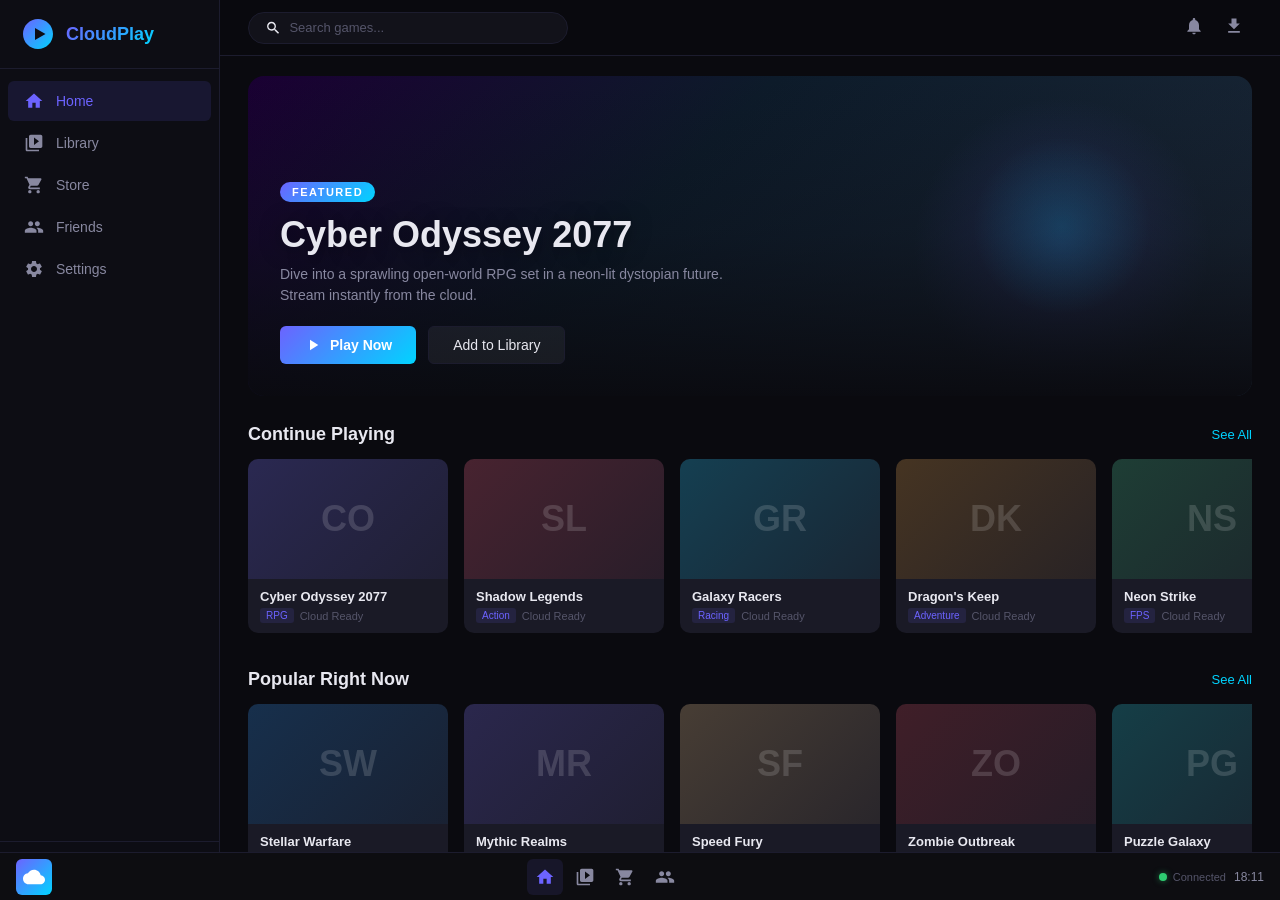
<file: newtab.html>
<!DOCTYPE html>
<html lang="en">
<head>
  <meta charset="UTF-8">
  <meta name="viewport" content="width=device-width, initial-scale=1.0">
  <title>CloudPlay</title>
  <link rel="stylesheet" href="newtab.css">
</head>
<body>
  <!-- Sidebar -->
  <nav class="sidebar">
    <div class="sidebar-logo">
      <svg class="logo-icon" viewBox="0 0 48 48" width="36" height="36">
        <defs>
          <linearGradient id="logoGrad" x1="0%" y1="0%" x2="100%" y2="100%">
            <stop offset="0%" style="stop-color:#6c63ff"/>
            <stop offset="100%" style="stop-color:#00d4ff"/>
          </linearGradient>
        </defs>
        <path fill="url(#logoGrad)" d="M24 4C12.95 4 4 12.95 4 24s8.95 20 20 20 20-8.95 20-20S35.05 4 24 4zm-4 28V16l14 8-14 8z"/>
      </svg>
      <span class="logo-text">CloudPlay</span>
    </div>
    <ul class="sidebar-nav">
      <li class="nav-item active" data-section="home">
        <svg viewBox="0 0 24 24" width="20" height="20"><path fill="currentColor" d="M10 20v-6h4v6h5v-8h3L12 3 2 12h3v8z"/></svg>
        <span>Home</span>
      </li>
      <li class="nav-item" data-section="library">
        <svg viewBox="0 0 24 24" width="20" height="20"><path fill="currentColor" d="M4 6H2v14c0 1.1.9 2 2 2h14v-2H4V6zm16-4H8c-1.1 0-2 .9-2 2v12c0 1.1.9 2 2 2h12c1.1 0 2-.9 2-2V4c0-1.1-.9-2-2-2zm-8 12.5v-9l6 4.5-6 4.5z"/></svg>
        <span>Library</span>
      </li>
      <li class="nav-item" data-section="store">
        <svg viewBox="0 0 24 24" width="20" height="20"><path fill="currentColor" d="M7 18c-1.1 0-1.99.9-1.99 2S5.9 22 7 22s2-.9 2-2-.9-2-2-2zM1 2v2h2l3.6 7.59-1.35 2.45c-.16.28-.25.61-.25.96 0 1.1.9 2 2 2h12v-2H7.42c-.14 0-.25-.11-.25-.25l.03-.12.9-1.63h7.45c.75 0 1.41-.41 1.75-1.03l3.58-6.49c.08-.14.12-.31.12-.48 0-.55-.45-1-1-1H5.21l-.94-2H1zm16 16c-1.1 0-1.99.9-1.99 2s.89 2 1.99 2 2-.9 2-2-.9-2-2-2z"/></svg>
        <span>Store</span>
      </li>
      <li class="nav-item" data-section="friends">
        <svg viewBox="0 0 24 24" width="20" height="20"><path fill="currentColor" d="M16 11c1.66 0 2.99-1.34 2.99-3S17.66 5 16 5c-1.66 0-3 1.34-3 3s1.34 3 3 3zm-8 0c1.66 0 2.99-1.34 2.99-3S9.66 5 8 5C6.34 5 5 6.34 5 8s1.34 3 3 3zm0 2c-2.33 0-7 1.17-7 3.5V19h14v-2.5c0-2.33-4.67-3.5-7-3.5zm8 0c-.29 0-.62.02-.97.05 1.16.84 1.97 1.97 1.97 3.45V19h6v-2.5c0-2.33-4.67-3.5-7-3.5z"/></svg>
        <span>Friends</span>
      </li>
      <li class="nav-item" data-section="settings">
        <svg viewBox="0 0 24 24" width="20" height="20"><path fill="currentColor" d="M19.14 12.94c.04-.3.06-.61.06-.94 0-.32-.02-.64-.07-.94l2.03-1.58c.18-.14.23-.41.12-.61l-1.92-3.32c-.12-.22-.37-.29-.59-.22l-2.39.96c-.5-.38-1.03-.7-1.62-.94l-.36-2.54c-.04-.24-.24-.41-.48-.41h-3.84c-.24 0-.43.17-.47.41l-.36 2.54c-.59.24-1.13.57-1.62.94l-2.39-.96c-.22-.08-.47 0-.59.22L2.74 8.87c-.12.21-.08.47.12.61l2.03 1.58c-.05.3-.07.62-.07.94s.02.64.07.94l-2.03 1.58c-.18.14-.23.41-.12.61l1.92 3.32c.12.22.37.29.59.22l2.39-.96c.5.38 1.03.7 1.62.94l.36 2.54c.05.24.24.41.48.41h3.84c.24 0 .44-.17.47-.41l.36-2.54c.59-.24 1.13-.56 1.62-.94l2.39.96c.22.08.47 0 .59-.22l1.92-3.32c.12-.22.07-.47-.12-.61l-2.01-1.58zM12 15.6c-1.98 0-3.6-1.62-3.6-3.6s1.62-3.6 3.6-3.6 3.6 1.62 3.6 3.6-1.62 3.6-3.6 3.6z"/></svg>
        <span>Settings</span>
      </li>
    </ul>
    <div class="sidebar-footer">
      <div class="user-avatar">
        <svg viewBox="0 0 24 24" width="28" height="28"><path fill="currentColor" d="M12 12c2.21 0 4-1.79 4-4s-1.79-4-4-4-4 1.79-4 4 1.79 4 4 4zm0 2c-2.67 0-8 1.34-8 4v2h16v-2c0-2.66-5.33-4-8-4z"/></svg>
      </div>
      <span class="user-name">Player</span>
    </div>
  </nav>

  <!-- Main Content -->
  <main class="main-content">
    <!-- Header -->
    <header class="top-header">
      <div class="search-bar">
        <svg viewBox="0 0 24 24" width="18" height="18"><path fill="currentColor" d="M15.5 14h-.79l-.28-.27C15.41 12.59 16 11.11 16 9.5 16 5.91 13.09 3 9.5 3S3 5.91 3 9.5 5.91 16 9.5 16c1.61 0 3.09-.59 4.23-1.57l.27.28v.79l5 4.99L20.49 19l-4.99-5zm-6 0C7.01 14 5 11.99 5 9.5S7.01 5 9.5 5 14 7.01 14 9.5 11.99 14 9.5 14z"/></svg>
        <input type="text" placeholder="Search games..." id="searchInput">
      </div>
      <div class="header-actions">
        <button class="header-btn" title="Notifications">
          <svg viewBox="0 0 24 24" width="20" height="20"><path fill="currentColor" d="M12 22c1.1 0 2-.9 2-2h-4c0 1.1.89 2 2 2zm6-6v-5c0-3.07-1.64-5.64-4.5-6.32V4c0-.83-.67-1.5-1.5-1.5s-1.5.67-1.5 1.5v.68C7.63 5.36 6 7.92 6 11v5l-2 2v1h16v-1l-2-2z"/></svg>
        </button>
        <button class="header-btn" title="Downloads">
          <svg viewBox="0 0 24 24" width="20" height="20"><path fill="currentColor" d="M19 9h-4V3H9v6H5l7 7 7-7zM5 18v2h14v-2H5z"/></svg>
        </button>
      </div>
    </header>

    <!-- Hero Section -->
    <section class="hero-section" id="homeSection">
      <div class="hero-banner">
        <div class="hero-overlay"></div>
        <div class="hero-content">
          <div class="hero-badge">FEATURED</div>
          <h1 class="hero-title">Cyber Odyssey 2077</h1>
          <p class="hero-desc">Dive into a sprawling open-world RPG set in a neon-lit dystopian future. Stream instantly from the cloud.</p>
          <div class="hero-actions">
            <button class="btn-primary">
              <svg viewBox="0 0 24 24" width="18" height="18"><path fill="currentColor" d="M8 5v14l11-7z"/></svg>
              Play Now
            </button>
            <button class="btn-secondary">Add to Library</button>
          </div>
        </div>
      </div>
    </section>

    <!-- Continue Playing -->
    <section class="games-section">
      <div class="section-header">
        <h2>Continue Playing</h2>
        <a href="#" class="see-all">See All</a>
      </div>
      <div class="games-row" id="continuePlayingRow">
        <!-- Populated by JS -->
      </div>
    </section>

    <!-- Popular Games -->
    <section class="games-section">
      <div class="section-header">
        <h2>Popular Right Now</h2>
        <a href="#" class="see-all">See All</a>
      </div>
      <div class="games-row" id="popularGamesRow">
        <!-- Populated by JS -->
      </div>
    </section>

    <!-- Categories -->
    <section class="games-section">
      <div class="section-header">
        <h2>Browse by Category</h2>
      </div>
      <div class="categories-grid" id="categoriesGrid">
        <!-- Populated by JS -->
      </div>
    </section>

    <!-- Recently Added -->
    <section class="games-section">
      <div class="section-header">
        <h2>Recently Added</h2>
        <a href="#" class="see-all">See All</a>
      </div>
      <div class="games-row" id="recentGamesRow">
        <!-- Populated by JS -->
      </div>
    </section>
  </main>

  <!-- Bottom Taskbar -->
  <div class="bottom-taskbar">
    <div class="taskbar-left">
      <button class="taskbar-icon cloud-btn" title="CloudPlay Menu">
        <svg viewBox="0 0 24 24" width="22" height="22">
          <path fill="currentColor" d="M19.35 10.04C18.67 6.59 15.64 4 12 4 9.11 4 6.6 5.64 5.35 8.04 2.34 8.36 0 10.91 0 14c0 3.31 2.69 6 6 6h13c2.76 0 5-2.24 5-5 0-2.64-2.05-4.78-4.65-4.96z"/>
        </svg>
      </button>
    </div>
    <div class="taskbar-center">
      <button class="taskbar-icon active" data-section="home" title="Home">
        <svg viewBox="0 0 24 24" width="20" height="20"><path fill="currentColor" d="M10 20v-6h4v6h5v-8h3L12 3 2 12h3v8z"/></svg>
      </button>
      <button class="taskbar-icon" data-section="library" title="Library">
        <svg viewBox="0 0 24 24" width="20" height="20"><path fill="currentColor" d="M4 6H2v14c0 1.1.9 2 2 2h14v-2H4V6zm16-4H8c-1.1 0-2 .9-2 2v12c0 1.1.9 2 2 2h12c1.1 0 2-.9 2-2V4c0-1.1-.9-2-2-2zm-8 12.5v-9l6 4.5-6 4.5z"/></svg>
      </button>
      <button class="taskbar-icon" data-section="store" title="Store">
        <svg viewBox="0 0 24 24" width="20" height="20"><path fill="currentColor" d="M7 18c-1.1 0-1.99.9-1.99 2S5.9 22 7 22s2-.9 2-2-.9-2-2-2zM1 2v2h2l3.6 7.59-1.35 2.45c-.16.28-.25.61-.25.96 0 1.1.9 2 2 2h12v-2H7.42c-.14 0-.25-.11-.25-.25l.03-.12.9-1.63h7.45c.75 0 1.41-.41 1.75-1.03l3.58-6.49c.08-.14.12-.31.12-.48 0-.55-.45-1-1-1H5.21l-.94-2H1zm16 16c-1.1 0-1.99.9-1.99 2s.89 2 1.99 2 2-.9 2-2-.9-2-2-2z"/></svg>
      </button>
      <button class="taskbar-icon" data-section="friends" title="Friends">
        <svg viewBox="0 0 24 24" width="20" height="20"><path fill="currentColor" d="M16 11c1.66 0 2.99-1.34 2.99-3S17.66 5 16 5c-1.66 0-3 1.34-3 3s1.34 3 3 3zm-8 0c1.66 0 2.99-1.34 2.99-3S9.66 5 8 5C6.34 5 5 6.34 5 8s1.34 3 3 3zm0 2c-2.33 0-7 1.17-7 3.5V19h14v-2.5c0-2.33-4.67-3.5-7-3.5zm8 0c-.29 0-.62.02-.97.05 1.16.84 1.97 1.97 1.97 3.45V19h6v-2.5c0-2.33-4.67-3.5-7-3.5z"/></svg>
      </button>
    </div>
    <div class="taskbar-right">
      <div class="taskbar-status">
        <span class="status-dot online"></span>
        <span class="status-text">Connected</span>
      </div>
      <div class="taskbar-time" id="taskbarTime"></div>
    </div>
  </div>

  <script src="newtab.js"></script>
</body>
</html>
</file>
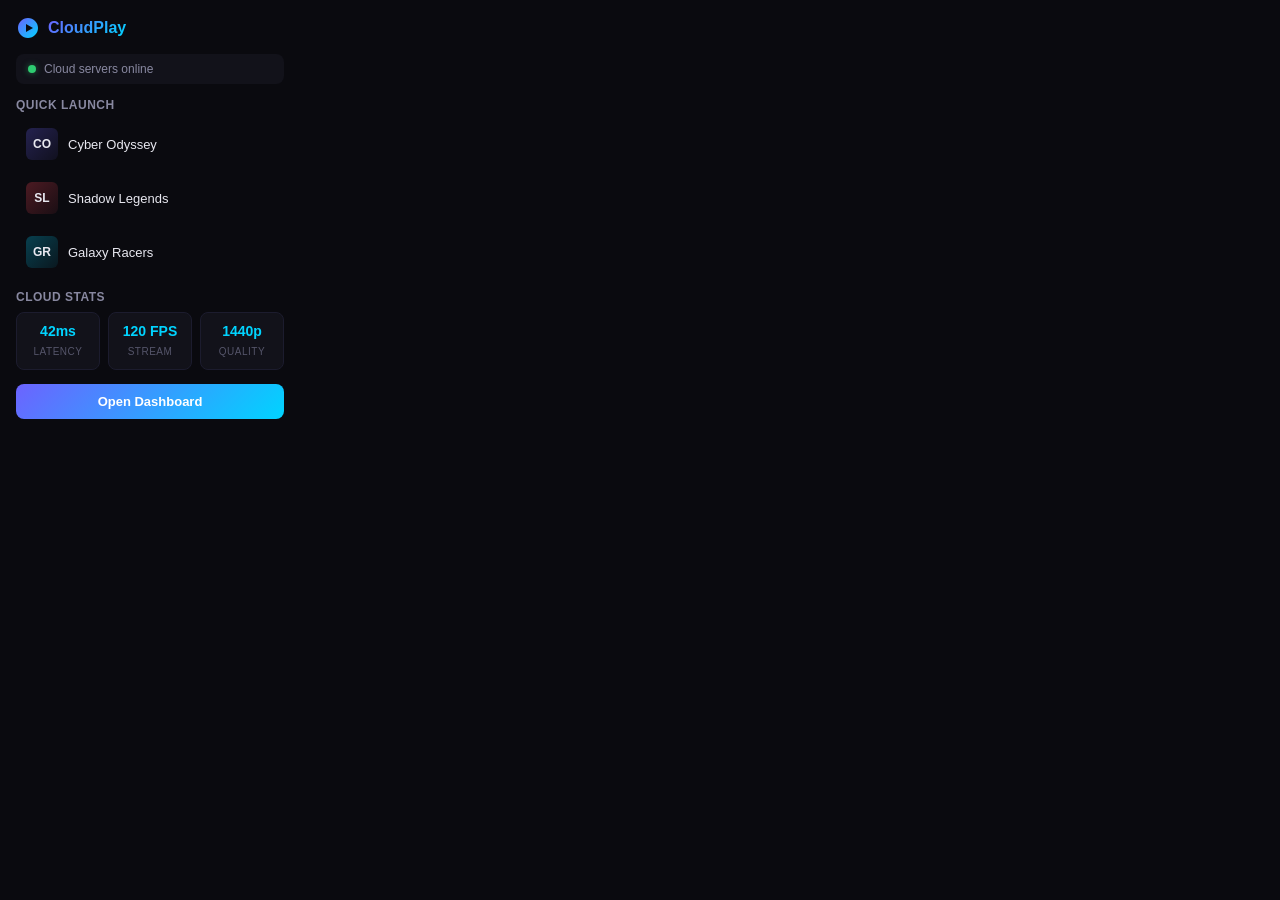
<file: popup.html>
<!DOCTYPE html>
<html lang="en">
<head>
  <meta charset="UTF-8">
  <title>CloudPlay</title>
  <link rel="stylesheet" href="popup.css">
</head>
<body>
  <div class="popup-container">
    <div class="popup-header">
      <svg class="popup-logo" viewBox="0 0 48 48" width="24" height="24">
        <defs>
          <linearGradient id="popupGrad" x1="0%" y1="0%" x2="100%" y2="100%">
            <stop offset="0%" style="stop-color:#6c63ff"/>
            <stop offset="100%" style="stop-color:#00d4ff"/>
          </linearGradient>
        </defs>
        <path fill="url(#popupGrad)" d="M24 4C12.95 4 4 12.95 4 24s8.95 20 20 20 20-8.95 20-20S35.05 4 24 4zm-4 28V16l14 8-14 8z"/>
      </svg>
      <span class="popup-title">CloudPlay</span>
    </div>

    <div class="popup-status">
      <span class="status-indicator online"></span>
      <span>Cloud servers online</span>
    </div>

    <div class="popup-section">
      <h3>Quick Launch</h3>
      <div class="quick-games">
        <div class="quick-game" data-title="Cyber Odyssey 2077">
          <div class="quick-icon" style="background: linear-gradient(135deg, #6c63ff44, #6c63ff11);">CO</div>
          <span>Cyber Odyssey</span>
        </div>
        <div class="quick-game" data-title="Shadow Legends">
          <div class="quick-icon" style="background: linear-gradient(135deg, #ff475744, #ff475711);">SL</div>
          <span>Shadow Legends</span>
        </div>
        <div class="quick-game" data-title="Galaxy Racers">
          <div class="quick-icon" style="background: linear-gradient(135deg, #00d4ff44, #00d4ff11);">GR</div>
          <span>Galaxy Racers</span>
        </div>
      </div>
    </div>

    <div class="popup-section">
      <h3>Cloud Stats</h3>
      <div class="stats-grid">
        <div class="stat-item">
          <span class="stat-value">42ms</span>
          <span class="stat-label">Latency</span>
        </div>
        <div class="stat-item">
          <span class="stat-value">120 FPS</span>
          <span class="stat-label">Stream</span>
        </div>
        <div class="stat-item">
          <span class="stat-value">1440p</span>
          <span class="stat-label">Quality</span>
        </div>
      </div>
    </div>

    <button class="popup-open-btn" id="openDashboard">
      Open Dashboard
    </button>
  </div>
  <script src="popup.js"></script>
</body>
</html>
</file>
<file: newtab.css>
/* ===== Reset & Base ===== */
*, *::before, *::after {
  margin: 0;
  padding: 0;
  box-sizing: border-box;
}

:root {
  --bg-primary: #0a0a0f;
  --bg-secondary: #12121a;
  --bg-card: #1a1a26;
  --bg-card-hover: #222233;
  --bg-sidebar: #0d0d14;
  --bg-taskbar: #0d0d11;
  --border-color: #1c1c2e;
  --text-primary: #e8e8f0;
  --text-secondary: #8888a0;
  --text-muted: #55556a;
  --accent-primary: #6c63ff;
  --accent-secondary: #00d4ff;
  --accent-gradient: linear-gradient(135deg, #6c63ff, #00d4ff);
  --danger: #ff4757;
  --success: #2ecc71;
  --warning: #f39c12;
  --sidebar-width: 220px;
  --taskbar-height: 48px;
  --header-height: 56px;
  --radius-sm: 6px;
  --radius-md: 10px;
  --radius-lg: 16px;
  --shadow-card: 0 4px 20px rgba(0,0,0,0.3);
  --shadow-glow: 0 0 20px rgba(108,99,255,0.15);
}

html, body {
  height: 100%;
  font-family: 'Segoe UI', -apple-system, BlinkMacSystemFont, 'Roboto', sans-serif;
  background: var(--bg-primary);
  color: var(--text-primary);
  overflow: hidden;
}

body {
  display: flex;
}

a {
  color: var(--accent-secondary);
  text-decoration: none;
}

a:hover {
  text-decoration: underline;
}

/* ===== Scrollbar ===== */
::-webkit-scrollbar {
  width: 6px;
}

::-webkit-scrollbar-track {
  background: transparent;
}

::-webkit-scrollbar-thumb {
  background: var(--border-color);
  border-radius: 3px;
}

::-webkit-scrollbar-thumb:hover {
  background: var(--text-muted);
}

/* ===== Sidebar ===== */
.sidebar {
  width: var(--sidebar-width);
  height: 100vh;
  background: var(--bg-sidebar);
  border-right: 1px solid var(--border-color);
  display: flex;
  flex-direction: column;
  flex-shrink: 0;
  z-index: 10;
}

.sidebar-logo {
  display: flex;
  align-items: center;
  gap: 10px;
  padding: 16px 20px;
  border-bottom: 1px solid var(--border-color);
}

.logo-text {
  font-size: 18px;
  font-weight: 700;
  background: var(--accent-gradient);
  -webkit-background-clip: text;
  -webkit-text-fill-color: transparent;
  background-clip: text;
}

.sidebar-nav {
  list-style: none;
  padding: 12px 8px;
  flex: 1;
}

.nav-item {
  display: flex;
  align-items: center;
  gap: 12px;
  padding: 10px 16px;
  border-radius: var(--radius-sm);
  cursor: pointer;
  color: var(--text-secondary);
  transition: all 0.2s ease;
  margin-bottom: 2px;
  font-size: 14px;
}

.nav-item:hover {
  background: rgba(108,99,255,0.08);
  color: var(--text-primary);
}

.nav-item.active {
  background: rgba(108,99,255,0.12);
  color: var(--accent-primary);
}

.sidebar-footer {
  display: flex;
  align-items: center;
  gap: 10px;
  padding: 12px 20px;
  border-top: 1px solid var(--border-color);
}

.user-avatar {
  width: 34px;
  height: 34px;
  border-radius: 50%;
  background: var(--bg-card);
  display: flex;
  align-items: center;
  justify-content: center;
}

.user-name {
  font-size: 13px;
  color: var(--text-secondary);
}

/* ===== Main Content ===== */
.main-content {
  flex: 1;
  height: calc(100vh - var(--taskbar-height));
  overflow-y: auto;
  overflow-x: hidden;
  background: var(--bg-primary);
}

/* ===== Header ===== */
.top-header {
  height: var(--header-height);
  display: flex;
  align-items: center;
  justify-content: space-between;
  padding: 0 28px;
  background: rgba(10,10,15,0.85);
  backdrop-filter: blur(12px);
  border-bottom: 1px solid var(--border-color);
  position: sticky;
  top: 0;
  z-index: 5;
}

.search-bar {
  display: flex;
  align-items: center;
  gap: 8px;
  background: var(--bg-secondary);
  border: 1px solid var(--border-color);
  border-radius: 20px;
  padding: 6px 16px;
  width: 320px;
  transition: border-color 0.2s;
}

.search-bar:focus-within {
  border-color: var(--accent-primary);
}

.search-bar input {
  background: none;
  border: none;
  outline: none;
  color: var(--text-primary);
  font-size: 13px;
  width: 100%;
}

.search-bar input::placeholder {
  color: var(--text-muted);
}

.header-actions {
  display: flex;
  gap: 4px;
}

.header-btn {
  background: none;
  border: none;
  color: var(--text-secondary);
  cursor: pointer;
  padding: 8px;
  border-radius: var(--radius-sm);
  transition: all 0.2s;
}

.header-btn:hover {
  background: var(--bg-card);
  color: var(--text-primary);
}

/* ===== Hero Section ===== */
.hero-section {
  padding: 20px 28px;
}

.hero-banner {
  position: relative;
  height: 320px;
  border-radius: var(--radius-lg);
  overflow: hidden;
  background: linear-gradient(135deg, #1a0033 0%, #0d1b2a 40%, #1b2838 100%);
  display: flex;
  align-items: flex-end;
}

.hero-overlay {
  position: absolute;
  inset: 0;
  background: linear-gradient(0deg, rgba(10,10,15,0.95) 0%, rgba(10,10,15,0.3) 50%, transparent 100%);
}

.hero-banner::before {
  content: '';
  position: absolute;
  top: 20px;
  right: 40px;
  width: 300px;
  height: 300px;
  background: radial-gradient(circle, rgba(108,99,255,0.2) 0%, transparent 70%);
  border-radius: 50%;
}

.hero-banner::after {
  content: '';
  position: absolute;
  top: 60px;
  right: 100px;
  width: 180px;
  height: 180px;
  background: radial-gradient(circle, rgba(0,212,255,0.15) 0%, transparent 70%);
  border-radius: 50%;
}

.hero-content {
  position: relative;
  z-index: 2;
  padding: 32px;
}

.hero-badge {
  display: inline-block;
  font-size: 11px;
  font-weight: 700;
  letter-spacing: 1.5px;
  padding: 4px 12px;
  background: var(--accent-gradient);
  border-radius: 20px;
  margin-bottom: 12px;
  color: #fff;
}

.hero-title {
  font-size: 36px;
  font-weight: 800;
  margin-bottom: 8px;
  text-shadow: 0 2px 20px rgba(0,0,0,0.5);
}

.hero-desc {
  font-size: 14px;
  color: var(--text-secondary);
  max-width: 480px;
  margin-bottom: 20px;
  line-height: 1.5;
}

.hero-actions {
  display: flex;
  gap: 12px;
}

.btn-primary {
  display: flex;
  align-items: center;
  gap: 8px;
  padding: 10px 24px;
  background: var(--accent-gradient);
  color: #fff;
  border: none;
  border-radius: var(--radius-sm);
  font-size: 14px;
  font-weight: 600;
  cursor: pointer;
  transition: transform 0.15s, box-shadow 0.15s;
}

.btn-primary:hover {
  transform: translateY(-1px);
  box-shadow: 0 4px 20px rgba(108,99,255,0.4);
}

.btn-secondary {
  padding: 10px 24px;
  background: rgba(255,255,255,0.06);
  color: var(--text-primary);
  border: 1px solid var(--border-color);
  border-radius: var(--radius-sm);
  font-size: 14px;
  font-weight: 500;
  cursor: pointer;
  transition: all 0.2s;
}

.btn-secondary:hover {
  background: rgba(255,255,255,0.1);
  border-color: var(--text-muted);
}

/* ===== Game Sections ===== */
.games-section {
  padding: 8px 28px 20px;
}

.section-header {
  display: flex;
  align-items: center;
  justify-content: space-between;
  margin-bottom: 14px;
}

.section-header h2 {
  font-size: 18px;
  font-weight: 700;
}

.see-all {
  font-size: 13px;
  color: var(--accent-secondary);
  font-weight: 500;
}

/* Games Row (horizontal scroll) */
.games-row {
  display: flex;
  gap: 16px;
  overflow-x: auto;
  padding-bottom: 8px;
  scroll-snap-type: x mandatory;
}

.games-row::-webkit-scrollbar {
  height: 4px;
}

/* Game Card */
.game-card {
  flex-shrink: 0;
  width: 200px;
  border-radius: var(--radius-md);
  overflow: hidden;
  background: var(--bg-card);
  cursor: pointer;
  transition: transform 0.2s, box-shadow 0.2s;
  scroll-snap-align: start;
  position: relative;
}

.game-card:hover {
  transform: translateY(-4px);
  box-shadow: var(--shadow-card), var(--shadow-glow);
}

.game-card-image {
  width: 100%;
  height: 120px;
  object-fit: cover;
  display: block;
}

.game-card-placeholder {
  width: 100%;
  height: 120px;
  display: flex;
  align-items: center;
  justify-content: center;
  font-size: 36px;
  font-weight: 800;
  color: rgba(255,255,255,0.15);
}

.game-card-info {
  padding: 10px 12px;
}

.game-card-title {
  font-size: 13px;
  font-weight: 600;
  margin-bottom: 4px;
  white-space: nowrap;
  overflow: hidden;
  text-overflow: ellipsis;
}

.game-card-meta {
  display: flex;
  align-items: center;
  gap: 6px;
  font-size: 11px;
  color: var(--text-muted);
}

.game-card-tag {
  font-size: 10px;
  padding: 2px 6px;
  border-radius: 3px;
  background: rgba(108,99,255,0.12);
  color: var(--accent-primary);
  font-weight: 500;
}

.game-card .play-overlay {
  position: absolute;
  inset: 0;
  height: 120px;
  background: rgba(0,0,0,0.5);
  display: flex;
  align-items: center;
  justify-content: center;
  opacity: 0;
  transition: opacity 0.2s;
}

.game-card:hover .play-overlay {
  opacity: 1;
}

.play-overlay svg {
  width: 40px;
  height: 40px;
  fill: white;
  filter: drop-shadow(0 2px 8px rgba(0,0,0,0.4));
}

/* ===== Categories Grid ===== */
.categories-grid {
  display: grid;
  grid-template-columns: repeat(auto-fill, minmax(160px, 1fr));
  gap: 12px;
}

.category-card {
  padding: 20px;
  border-radius: var(--radius-md);
  text-align: center;
  cursor: pointer;
  transition: transform 0.2s, box-shadow 0.2s;
  font-weight: 600;
  font-size: 14px;
  position: relative;
  overflow: hidden;
}

.category-card:hover {
  transform: translateY(-2px);
  box-shadow: var(--shadow-card);
}

.category-card .category-icon {
  font-size: 28px;
  margin-bottom: 8px;
  display: block;
}

/* ===== Bottom Taskbar ===== */
.bottom-taskbar {
  position: fixed;
  bottom: 0;
  left: 0;
  width: 100%;
  height: var(--taskbar-height);
  background-color: var(--bg-taskbar);
  border-top: 1px solid var(--border-color);
  display: flex;
  justify-content: space-between;
  align-items: center;
  padding: 0 16px;
  z-index: 100;
}

.taskbar-left, .taskbar-right {
  display: flex;
  align-items: center;
  gap: 8px;
}

.taskbar-center {
  display: flex;
  align-items: center;
  gap: 4px;
}

.taskbar-icon {
  width: 36px;
  height: 36px;
  border-radius: var(--radius-sm);
  background: none;
  border: none;
  color: var(--text-secondary);
  cursor: pointer;
  display: flex;
  align-items: center;
  justify-content: center;
  transition: all 0.2s;
}

.taskbar-icon:hover {
  background: rgba(255,255,255,0.06);
  color: var(--text-primary);
}

.taskbar-icon.active {
  color: var(--accent-primary);
  background: rgba(108,99,255,0.1);
}

.cloud-btn {
  background: var(--accent-gradient);
  color: white !important;
  border-radius: var(--radius-sm);
}

.cloud-btn:hover {
  box-shadow: 0 0 16px rgba(108,99,255,0.4);
}

.taskbar-status {
  display: flex;
  align-items: center;
  gap: 6px;
}

.status-dot {
  width: 8px;
  height: 8px;
  border-radius: 50%;
  background: var(--text-muted);
}

.status-dot.online {
  background: var(--success);
  box-shadow: 0 0 6px rgba(46,204,113,0.5);
}

.status-text {
  font-size: 11px;
  color: var(--text-muted);
}

.taskbar-time {
  font-size: 12px;
  color: var(--text-secondary);
  font-variant-numeric: tabular-nums;
}

/* ===== Utility ===== */
.hidden {
  display: none !important;
}

/* ===== Animations ===== */
@keyframes fadeIn {
  from { opacity: 0; transform: translateY(8px); }
  to { opacity: 1; transform: translateY(0); }
}

.game-card {
  animation: fadeIn 0.3s ease forwards;
}

/* ===== Responsive ===== */
@media (max-width: 900px) {
  .sidebar {
    width: 60px;
  }
  .sidebar .logo-text,
  .sidebar .nav-item span,
  .sidebar .user-name {
    display: none;
  }
  .sidebar-logo {
    justify-content: center;
    padding: 16px 0;
  }
  .nav-item {
    justify-content: center;
    padding: 10px;
  }
  .sidebar-footer {
    justify-content: center;
  }
}
</file>
<file: popup.css>
* {
  margin: 0;
  padding: 0;
  box-sizing: border-box;
}

body {
  width: 300px;
  font-family: 'Segoe UI', -apple-system, BlinkMacSystemFont, 'Roboto', sans-serif;
  background: #0a0a0f;
  color: #e8e8f0;
}

.popup-container {
  padding: 16px;
}

.popup-header {
  display: flex;
  align-items: center;
  gap: 8px;
  margin-bottom: 14px;
}

.popup-title {
  font-size: 16px;
  font-weight: 700;
  background: linear-gradient(135deg, #6c63ff, #00d4ff);
  -webkit-background-clip: text;
  -webkit-text-fill-color: transparent;
  background-clip: text;
}

.popup-status {
  display: flex;
  align-items: center;
  gap: 8px;
  font-size: 12px;
  color: #8888a0;
  padding: 8px 12px;
  background: #12121a;
  border-radius: 8px;
  margin-bottom: 14px;
}

.status-indicator {
  width: 8px;
  height: 8px;
  border-radius: 50%;
  background: #55556a;
}

.status-indicator.online {
  background: #2ecc71;
  box-shadow: 0 0 6px rgba(46, 204, 113, 0.5);
}

.popup-section {
  margin-bottom: 14px;
}

.popup-section h3 {
  font-size: 12px;
  font-weight: 600;
  color: #8888a0;
  text-transform: uppercase;
  letter-spacing: 0.5px;
  margin-bottom: 8px;
}

.quick-games {
  display: flex;
  flex-direction: column;
  gap: 6px;
}

.quick-game {
  display: flex;
  align-items: center;
  gap: 10px;
  padding: 8px 10px;
  border-radius: 8px;
  cursor: pointer;
  transition: background 0.2s;
  font-size: 13px;
}

.quick-game:hover {
  background: rgba(108, 99, 255, 0.08);
}

.quick-icon {
  width: 32px;
  height: 32px;
  border-radius: 6px;
  display: flex;
  align-items: center;
  justify-content: center;
  font-size: 12px;
  font-weight: 700;
  color: #e8e8f0;
  flex-shrink: 0;
}

.stats-grid {
  display: grid;
  grid-template-columns: repeat(3, 1fr);
  gap: 8px;
}

.stat-item {
  text-align: center;
  padding: 10px 6px;
  background: #12121a;
  border-radius: 8px;
  border: 1px solid #1c1c2e;
}

.stat-value {
  display: block;
  font-size: 14px;
  font-weight: 700;
  color: #00d4ff;
  margin-bottom: 2px;
}

.stat-label {
  font-size: 10px;
  color: #55556a;
  text-transform: uppercase;
  letter-spacing: 0.5px;
}

.popup-open-btn {
  width: 100%;
  padding: 10px;
  background: linear-gradient(135deg, #6c63ff, #00d4ff);
  color: #fff;
  border: none;
  border-radius: 8px;
  font-size: 13px;
  font-weight: 600;
  cursor: pointer;
  transition: box-shadow 0.2s;
}

.popup-open-btn:hover {
  box-shadow: 0 4px 16px rgba(108, 99, 255, 0.4);
}
</file>
